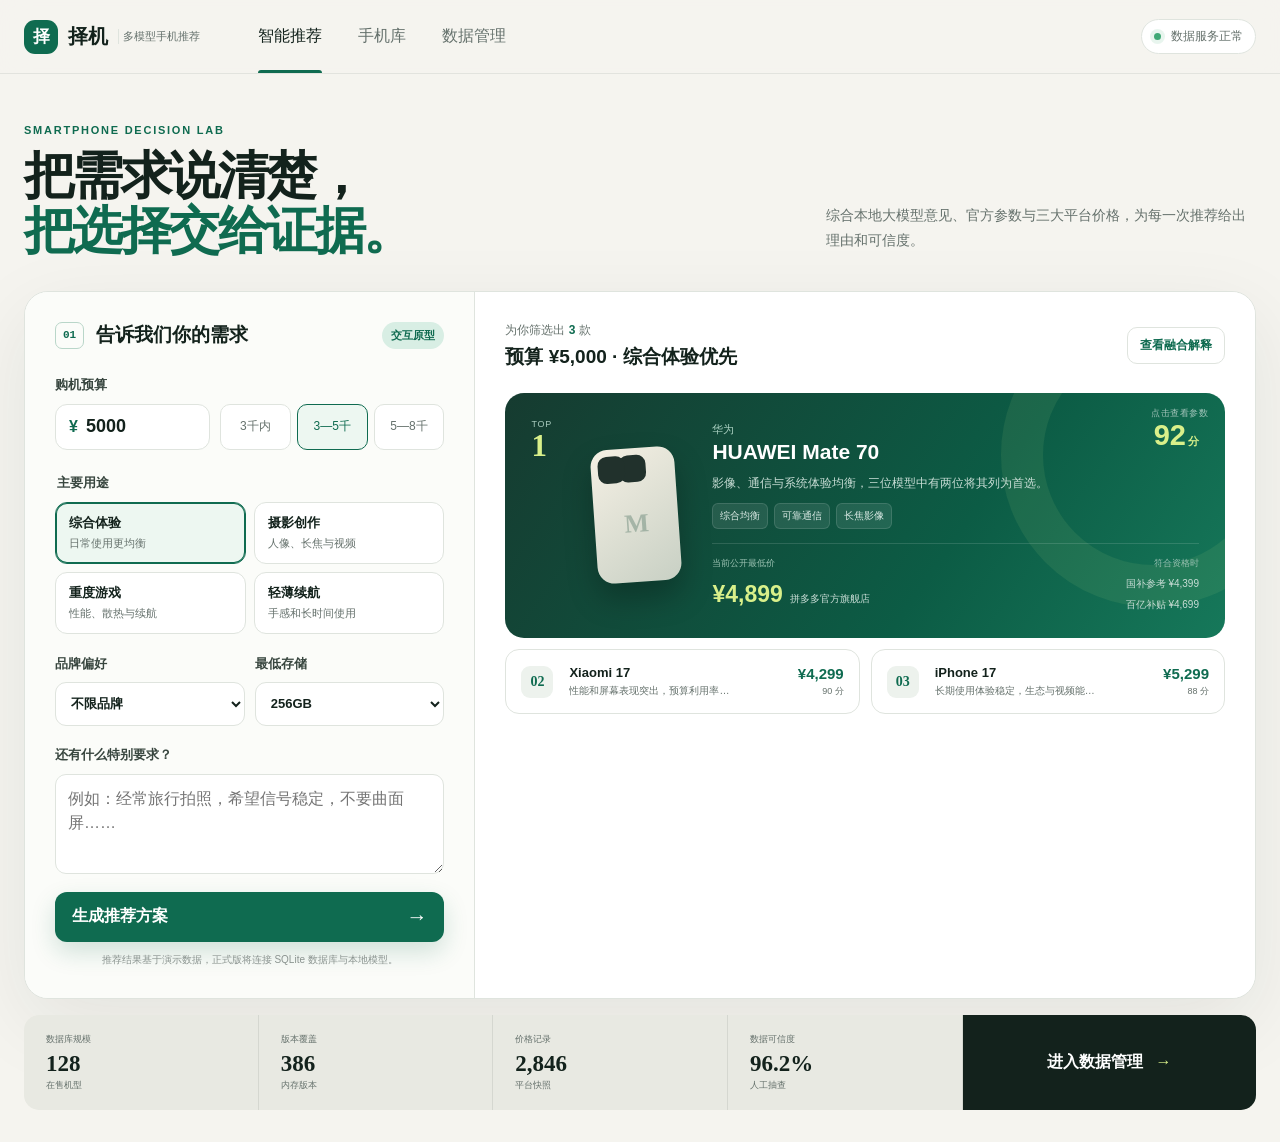
<file: outputs/phone-recommender-prototype/index.html>
<!doctype html>
<html lang="zh-CN">
  <head>
    <meta charset="UTF-8" />
    <meta name="viewport" content="width=device-width, initial-scale=1.0" />
    <meta name="description" content="基于多模型融合的手机购买推荐系统页面原型" />
    <title>择机 · 手机购买推荐</title>
    <link rel="stylesheet" href="styles.css" />
  </head>
  <body>
    <header class="topbar">
      <a class="brand" href="#" aria-label="择机首页">
        <span class="brand-mark">择</span>
        <span>择机</span>
        <small>多模型手机推荐</small>
      </a>
      <nav class="nav" aria-label="主导航">
        <button class="nav-item active" data-page="推荐">智能推荐</button>
        <button class="nav-item" data-page="手机库">手机库</button>
        <button class="nav-item" data-page="数据管理">数据管理</button>
      </nav>
      <div class="status-pill"><i></i> 数据服务正常</div>
    </header>

    <main class="shell">
      <section class="intro">
        <div>
          <p class="eyebrow">SMARTPHONE DECISION LAB</p>
          <h1>把需求说清楚，<br /><span>把选择交给证据。</span></h1>
        </div>
        <p class="intro-copy">综合本地大模型意见、官方参数与三大平台价格，为每一次推荐给出理由和可信度。</p>
      </section>

      <section class="workspace">
        <form class="query-panel" id="recommend-form">
          <div class="panel-heading">
            <div>
              <span class="step">01</span>
              <h2>告诉我们你的需求</h2>
            </div>
            <span class="demo-badge">交互原型</span>
          </div>

          <label class="field-label" for="budget">购机预算</label>
          <div class="budget-row">
            <div class="money-input"><span>¥</span><input id="budget" type="number" value="5000" min="800" max="15000" /></div>
            <div class="quick-options" aria-label="常用预算">
              <button type="button" data-budget="3000">3千内</button>
              <button type="button" data-budget="5000" class="selected">3—5千</button>
              <button type="button" data-budget="8000">5—8千</button>
            </div>
          </div>

          <fieldset>
            <legend>主要用途</legend>
            <div class="choice-grid" id="usage-options">
              <label><input type="radio" name="usage" value="综合体验" checked /><span><b>综合体验</b><small>日常使用更均衡</small></span></label>
              <label><input type="radio" name="usage" value="摄影创作" /><span><b>摄影创作</b><small>人像、长焦与视频</small></span></label>
              <label><input type="radio" name="usage" value="重度游戏" /><span><b>重度游戏</b><small>性能、散热与续航</small></span></label>
              <label><input type="radio" name="usage" value="轻薄续航" /><span><b>轻薄续航</b><small>手感和长时间使用</small></span></label>
            </div>
          </fieldset>

          <div class="two-fields">
            <label>品牌偏好<select id="brand-select"><option>不限品牌</option><option>华为</option><option>小米</option><option>Apple</option><option>vivo</option><option>OPPO</option></select></label>
            <label>最低存储<select id="storage-select"><option>256GB</option><option>512GB</option><option>1TB</option></select></label>
          </div>

          <label class="field-label" for="details">还有什么特别要求？</label>
          <textarea id="details" rows="3" placeholder="例如：经常旅行拍照，希望信号稳定，不要曲面屏……"></textarea>

          <button class="primary-button" type="submit"><span>生成推荐方案</span><b>→</b></button>
          <p class="form-note">推荐结果基于演示数据，正式版将连接 SQLite 数据库与本地模型。</p>
        </form>

        <section class="result-panel" aria-live="polite">
          <div class="result-head">
            <div>
              <p>为你筛选出 <strong id="match-count">3</strong> 款</p>
              <h2 id="result-title">预算 ¥5,000 · 综合体验优先</h2>
            </div>
            <button class="ghost-button" id="explain-button">查看融合解释</button>
          </div>

          <article class="hero-result clickable-card" id="hero-result" role="button" tabindex="0" aria-label="查看第一名手机基本参数">
            <div class="rank">TOP<br /><strong>1</strong></div>
            <div class="phone-token" aria-hidden="true"><span id="hero-token">M</span></div>
            <div class="hero-copy">
              <div class="title-line"><div><span id="hero-brand">华为</span><h3 id="hero-name">HUAWEI Mate 70</h3></div><strong id="hero-score">92<span>分</span></strong></div>
              <p id="hero-reason">影像、通信与系统体验均衡，三位模型中有两位将其列为首选。</p>
              <div class="tags" id="hero-tags"><span>综合均衡</span><span>可靠通信</span><span>长焦影像</span></div>
              <div class="price-box">
                <div><small>当前公开最低价</small><b id="hero-price">¥4,899</b><span id="hero-platform">拼多多官方旗舰店</span></div>
                <div class="conditional"><small>符合资格时</small><span id="hero-gov">国补参考 ¥4,399</span><span id="hero-subsidy">百亿补贴 ¥4,699</span></div>
              </div>
            </div>
          </article>

          <div class="secondary-results" id="secondary-results"></div>

          <div class="evidence-drawer" id="evidence-drawer" hidden>
            <div class="drawer-title"><b>多模型融合依据</b><span>数据更新：2026-09-02</span></div>
            <div class="model-row"><span>Qwen 本地模型</span><i><em style="width: 94%"></em></i><b>94</b></div>
            <div class="model-row"><span>DeepSeek 本地模型</span><i><em style="width: 89%"></em></i><b>89</b></div>
            <div class="model-row"><span>Llama 本地模型</span><i><em style="width: 86%"></em></i><b>86</b></div>
            <p>最终分数 = 需求匹配 35% + 模型共识 25% + 数据可信度 20% + 性价比 15% + 时效性 5%</p>
          </div>
        </section>
      </section>

      <section class="data-strip">
        <div><span>数据库规模</span><strong>128</strong><small>在售机型</small></div>
        <div><span>版本覆盖</span><strong>386</strong><small>内存版本</small></div>
        <div><span>价格记录</span><strong>2,846</strong><small>平台快照</small></div>
        <div><span>数据可信度</span><strong>96.2%</strong><small>人工抽查</small></div>
        <button id="manage-button">进入数据管理 <span>→</span></button>
      </section>
    </main>

    <div class="spec-modal" id="spec-modal" hidden>
      <div class="modal-backdrop" data-close-modal></div>
      <section class="spec-dialog" role="dialog" aria-modal="true" aria-labelledby="spec-name">
        <button class="modal-close" type="button" data-close-modal aria-label="关闭参数信息">×</button>
        <div class="spec-heading">
          <div class="spec-token" id="spec-token">M</div>
          <div><span id="spec-brand">华为</span><h2 id="spec-name">HUAWEI Mate 70</h2><p>基础参数速览 · 演示数据</p></div>
        </div>
        <div class="spec-grid">
          <div><small>处理器 CPU</small><strong id="spec-cpu">麒麟系列处理器</strong></div>
          <div><small>后置主摄</small><strong id="spec-camera">5000 万像素</strong></div>
          <div><small>屏幕尺寸</small><strong id="spec-screen">6.7 英寸</strong></div>
          <div><small>屏幕刷新率</small><strong id="spec-refresh">120 Hz</strong></div>
          <div><small>电池容量</small><strong id="spec-battery">5300 mAh</strong></div>
          <div><small>机身重量</small><strong id="spec-weight">约 203 g</strong></div>
        </div>
        <div class="spec-foot"><span>数据来源</span><b>品牌官网规格页</b><small>正式版将显示来源链接与采集时间</small></div>
      </section>
    </div>
    <div class="toast" id="toast" role="status"></div>
    <script src="app.js"></script>
  </body>
</html>
</file>
<file: outputs/phone-recommender-prototype/styles.css>
:root {
  --ink: #13221c;
  --muted: #65716c;
  --paper: #f5f4ef;
  --surface: #ffffff;
  --line: #dfe4de;
  --green: #0f6b50;
  --green-deep: #084a37;
  --mint: #d8eee4;
  --lime: #d9f08a;
  --orange: #f3a35c;
  --shadow: 0 24px 80px rgba(20, 42, 32, .08);
}

* { box-sizing: border-box; }
body { margin: 0; background: var(--paper); color: var(--ink); font-family: Inter, "PingFang SC", "Microsoft YaHei", sans-serif; }
button, input, select, textarea { font: inherit; }
button { cursor: pointer; }

.topbar { height: 74px; padding: 0 max(24px, calc((100vw - 1380px) / 2)); display: flex; align-items: center; gap: 42px; background: rgba(245,244,239,.92); border-bottom: 1px solid rgba(19,34,28,.08); position: sticky; top: 0; z-index: 20; backdrop-filter: blur(14px); }
.brand { display: flex; align-items: center; gap: 10px; text-decoration: none; color: var(--ink); font-weight: 800; font-size: 20px; white-space: nowrap; }
.brand-mark { width: 34px; height: 34px; display: grid; place-items: center; border-radius: 11px; background: var(--green); color: white; font-size: 17px; }
.brand small { font-size: 11px; color: var(--muted); font-weight: 500; padding-left: 4px; border-left: 1px solid var(--line); }
.nav { display: flex; height: 100%; align-items: center; gap: 4px; }
.nav-item { height: 100%; border: 0; background: transparent; padding: 0 16px; color: var(--muted); position: relative; }
.nav-item:hover, .nav-item.active { color: var(--ink); }
.nav-item.active::after { content: ""; position: absolute; height: 3px; border-radius: 3px 3px 0 0; background: var(--green); left: 16px; right: 16px; bottom: 0; }
.status-pill { margin-left: auto; background: white; border: 1px solid var(--line); border-radius: 999px; padding: 8px 12px; font-size: 12px; color: var(--muted); }
.status-pill i { display: inline-block; width: 7px; height: 7px; background: #40a976; border-radius: 50%; margin-right: 7px; box-shadow: 0 0 0 4px rgba(64,169,118,.12); }

.shell { max-width: 1380px; margin: 0 auto; padding: 50px 24px 32px; }
.intro { display: flex; align-items: flex-end; justify-content: space-between; margin-bottom: 32px; gap: 40px; }
.eyebrow { color: var(--green); font-weight: 800; font-size: 11px; letter-spacing: .16em; margin: 0 0 12px; }
.intro h1 { margin: 0; font-family: Georgia, "Songti SC", serif; font-size: clamp(38px, 4vw, 58px); letter-spacing: -.05em; line-height: 1.08; font-weight: 600; }
.intro h1 span { color: var(--green); }
.intro-copy { max-width: 430px; margin: 0 0 5px; color: var(--muted); line-height: 1.8; font-size: 14px; }

.workspace { display: grid; grid-template-columns: minmax(340px, .78fr) minmax(560px, 1.35fr); background: var(--surface); border: 1px solid var(--line); border-radius: 24px; overflow: hidden; box-shadow: var(--shadow); }
.query-panel { padding: 30px; border-right: 1px solid var(--line); background: #fbfcf9; }
.panel-heading, .result-head, .title-line, .drawer-title { display: flex; justify-content: space-between; align-items: center; }
.panel-heading { margin-bottom: 27px; }
.panel-heading > div { display: flex; align-items: center; gap: 12px; }
.panel-heading h2, .result-head h2 { margin: 0; font-size: 19px; }
.step { font: 800 11px/1 monospace; color: var(--green); border: 1px solid #b9d6c9; border-radius: 7px; padding: 7px; }
.demo-badge { color: var(--green); background: var(--mint); border-radius: 999px; padding: 6px 9px; font-size: 11px; font-weight: 700; }
.field-label, fieldset legend, .two-fields label { display: block; color: #38463f; font-size: 13px; font-weight: 700; margin-bottom: 10px; }
.budget-row { display: grid; grid-template-columns: 155px 1fr; gap: 10px; margin-bottom: 24px; }
.money-input { border: 1px solid var(--line); background: white; border-radius: 12px; display: flex; align-items: center; padding: 0 13px; }
.money-input span { color: var(--green); font-weight: 800; }
.money-input input { width: 100%; height: 44px; border: 0; outline: 0; padding: 0 8px; font-weight: 800; font-size: 18px; color: var(--ink); }
.quick-options { display: flex; gap: 6px; }
.quick-options button { flex: 1; border: 1px solid var(--line); color: var(--muted); background: white; border-radius: 10px; font-size: 12px; }
.quick-options button:hover, .quick-options .selected { border-color: var(--green); color: var(--green); background: #edf7f1; }
fieldset { border: 0; margin: 0 0 21px; padding: 0; }
.choice-grid { display: grid; grid-template-columns: 1fr 1fr; gap: 8px; }
.choice-grid label { position: relative; }
.choice-grid input { position: absolute; opacity: 0; }
.choice-grid span { display: flex; min-height: 62px; justify-content: center; flex-direction: column; padding: 11px 13px; border: 1px solid var(--line); border-radius: 12px; background: white; transition: .18s ease; }
.choice-grid b { font-size: 13px; }
.choice-grid small { color: var(--muted); margin-top: 4px; font-size: 11px; }
.choice-grid input:checked + span { border-color: var(--green); background: #edf7f1; box-shadow: inset 0 0 0 1px var(--green); }
.two-fields { display: grid; grid-template-columns: 1fr 1fr; gap: 10px; margin-bottom: 20px; }
.two-fields label { margin: 0; }
select, textarea { width: 100%; border: 1px solid var(--line); color: var(--ink); background: white; border-radius: 11px; outline: none; }
select { height: 44px; padding: 0 11px; margin-top: 9px; }
textarea { padding: 12px; resize: vertical; line-height: 1.55; }
select:focus, textarea:focus, .money-input:focus-within { border-color: var(--green); box-shadow: 0 0 0 3px rgba(15,107,80,.09); }
.primary-button { width: 100%; height: 50px; border: 0; border-radius: 12px; background: var(--green); color: white; margin-top: 14px; padding: 0 17px; display: flex; align-items: center; justify-content: space-between; font-weight: 800; box-shadow: 0 10px 24px rgba(15,107,80,.18); }
.primary-button:hover { background: var(--green-deep); transform: translateY(-1px); }
.primary-button b { font-size: 21px; font-weight: 400; }
.form-note { color: #8a938f; font-size: 10px; line-height: 1.6; text-align: center; margin: 10px 5px 0; }

.result-panel { padding: 30px; background: white; }
.result-head p { margin: 0 0 5px; color: var(--muted); font-size: 12px; }
.result-head p strong { color: var(--green); }
.ghost-button { border: 1px solid var(--line); color: var(--green); background: white; border-radius: 10px; padding: 9px 12px; font-size: 12px; font-weight: 700; }
.ghost-button:hover { background: #f2f8f4; }
.hero-result { margin-top: 23px; min-height: 244px; padding: 26px; color: white; background: linear-gradient(125deg, #163b30 0%, #0c5c45 62%, #16785a 100%); border-radius: 19px; display: grid; grid-template-columns: 45px 100px 1fr; gap: 18px; position: relative; overflow: hidden; }
.clickable-card { cursor: pointer; transition: transform .18s ease, box-shadow .18s ease; }
.clickable-card:hover { transform: translateY(-2px); box-shadow: 0 18px 42px rgba(12, 75, 55, .18); }
.clickable-card:focus-visible { outline: 3px solid var(--lime); outline-offset: 3px; }
.clickable-card::before { content: "点击查看参数"; position: absolute; z-index: 4; top: 14px; right: 17px; color: rgba(255,255,255,.62); font-size: 9px; letter-spacing: .05em; }
.hero-result::after { content: ""; position: absolute; width: 220px; height: 220px; border-radius: 50%; border: 42px solid rgba(217,240,138,.08); right: -80px; top: -90px; }
.rank { color: #a8cabd; font-size: 9px; line-height: 1.3; letter-spacing: .08em; }
.rank strong { color: var(--lime); font: 800 31px/1 Georgia, serif; }
.phone-token { align-self: center; width: 84px; height: 134px; border-radius: 17px; background: linear-gradient(145deg, #f5f0e4, #c8d0c4); padding: 7px; box-shadow: 0 16px 30px rgba(0,0,0,.25); transform: rotate(-4deg); }
.phone-token::before { content: ""; display: block; width: 27px; height: 27px; background: #21312c; border-radius: 9px; box-shadow: 21px 0 0 #21312c; }
.phone-token span { display: grid; place-items: center; height: 83px; color: rgba(15,65,48,.27); font: 700 26px Georgia, serif; }
.hero-copy { position: relative; z-index: 2; }
.title-line { align-items: flex-start; }
.title-line > div > span { color: #aad0c1; font-size: 11px; }
.title-line h3 { margin: 3px 0 0; font-size: 21px; }
.title-line > strong { color: var(--lime); font-size: 29px; }
.title-line > strong span { font-size: 11px; margin-left: 2px; }
.hero-copy > p { color: #c8ddd5; margin: 10px 0; font-size: 12px; line-height: 1.65; }
.tags { display: flex; flex-wrap: wrap; gap: 6px; }
.tags span { background: rgba(255,255,255,.09); border: 1px solid rgba(255,255,255,.12); border-radius: 6px; padding: 5px 7px; color: #dcebe6; font-size: 10px; }
.price-box { margin-top: 14px; padding-top: 13px; border-top: 1px solid rgba(255,255,255,.13); display: flex; justify-content: space-between; gap: 14px; }
.price-box > div { display: flex; flex-wrap: wrap; align-items: baseline; gap: 7px; }
.price-box small { width: 100%; color: #9cc2b3; font-size: 9px; }
.price-box b { color: var(--lime); font-size: 23px; }
.price-box span { color: #c9ddd6; font-size: 10px; }
.price-box .conditional { justify-content: flex-end; text-align: right; max-width: 190px; }
.price-box .conditional span { display: block; width: 100%; }
.secondary-results { display: grid; grid-template-columns: 1fr 1fr; gap: 11px; margin-top: 11px; }
.secondary-card { border: 1px solid var(--line); border-radius: 14px; padding: 15px; display: grid; grid-template-columns: 38px 1fr auto; gap: 10px; align-items: center; }
.secondary-card.clickable-card::before { content: ""; }
.secondary-card.clickable-card:hover { border-color: #a8cabc; box-shadow: 0 10px 26px rgba(20, 42, 32, .08); }
.secondary-card .number { width: 32px; height: 32px; display: grid; place-items: center; border-radius: 9px; background: #edf2ed; color: var(--green); font: 700 14px Georgia, serif; }
.secondary-card h4 { margin: 0 0 4px; font-size: 13px; }
.secondary-card p { margin: 0; color: var(--muted); font-size: 10px; white-space: nowrap; overflow: hidden; text-overflow: ellipsis; max-width: 165px; }
.secondary-card > b { color: var(--green); font-size: 15px; white-space: nowrap; }
.secondary-card > b small { display: block; color: var(--muted); font-weight: 500; font-size: 9px; text-align: right; margin-top: 3px; }
.evidence-drawer { margin-top: 12px; border: 1px solid var(--line); background: #f8faf7; border-radius: 14px; padding: 15px; animation: rise .22s ease; }
.drawer-title { font-size: 12px; margin-bottom: 11px; }
.drawer-title span { color: var(--muted); font-size: 9px; }
.model-row { display: grid; grid-template-columns: 130px 1fr 24px; align-items: center; gap: 9px; font-size: 10px; margin: 7px 0; }
.model-row i { height: 5px; border-radius: 10px; overflow: hidden; background: #e1e7e2; }
.model-row em { display: block; height: 100%; background: var(--green); border-radius: inherit; }
.model-row b { color: var(--green); }
.evidence-drawer > p { margin: 10px 0 0; color: var(--muted); font-size: 9px; }

.data-strip { margin-top: 16px; display: grid; grid-template-columns: repeat(4, 1fr) 1.25fr; background: #e8e9e2; border-radius: 15px; overflow: hidden; }
.data-strip > div { padding: 18px 22px; border-right: 1px solid rgba(19,34,28,.09); }
.data-strip span, .data-strip small { display: block; color: var(--muted); font-size: 9px; }
.data-strip strong { display: block; margin: 5px 0 2px; font: 700 23px Georgia, serif; }
.data-strip button { border: 0; background: var(--ink); color: white; font-weight: 700; }
.data-strip button:hover { background: var(--green-deep); }
.data-strip button span { display: inline; color: var(--lime); margin-left: 8px; font-size: 16px; }
.toast { position: fixed; left: 50%; bottom: 30px; transform: translate(-50%, 30px); background: var(--ink); color: white; border-radius: 10px; padding: 11px 16px; font-size: 12px; opacity: 0; pointer-events: none; transition: .25s ease; box-shadow: var(--shadow); z-index: 50; }
.toast.show { opacity: 1; transform: translate(-50%, 0); }
.spec-modal[hidden] { display: none; }
.spec-modal { position: fixed; inset: 0; z-index: 60; display: grid; place-items: center; padding: 20px; }
.modal-backdrop { position: absolute; inset: 0; background: rgba(9, 22, 16, .62); backdrop-filter: blur(5px); animation: fade .2s ease; }
.spec-dialog { position: relative; width: min(610px, 100%); background: #fbfcf9; border: 1px solid rgba(255,255,255,.5); border-radius: 22px; box-shadow: 0 34px 100px rgba(0,0,0,.28); padding: 28px; animation: modalUp .24s ease; }
.modal-close { position: absolute; top: 15px; right: 15px; width: 34px; height: 34px; border: 1px solid var(--line); border-radius: 50%; background: white; color: var(--muted); font-size: 22px; line-height: 1; }
.modal-close:hover { color: var(--ink); border-color: #b9c5be; }
.spec-heading { display: flex; align-items: center; gap: 15px; padding-right: 35px; }
.spec-token { width: 56px; height: 56px; display: grid; place-items: center; border-radius: 17px; color: white; background: linear-gradient(145deg, var(--green), var(--green-deep)); font: 700 23px Georgia, serif; box-shadow: 0 10px 24px rgba(15,107,80,.2); }
.spec-heading span { color: var(--green); font-size: 11px; font-weight: 800; }
.spec-heading h2 { margin: 3px 0; font-size: 22px; }
.spec-heading p { margin: 0; color: var(--muted); font-size: 10px; }
.spec-grid { display: grid; grid-template-columns: repeat(2, 1fr); gap: 10px; margin-top: 23px; }
.spec-grid > div { padding: 15px; border: 1px solid var(--line); border-radius: 13px; background: white; }
.spec-grid small { display: block; color: var(--muted); font-size: 10px; margin-bottom: 7px; }
.spec-grid strong { font-size: 14px; }
.spec-foot { display: flex; align-items: center; gap: 8px; padding: 13px 15px; margin-top: 11px; border-radius: 12px; background: var(--mint); font-size: 10px; }
.spec-foot span { color: var(--muted); }
.spec-foot b { color: var(--green); }
.spec-foot small { margin-left: auto; color: var(--muted); }
body.modal-open { overflow: hidden; }
@keyframes fade { from { opacity: 0; } }
@keyframes modalUp { from { opacity: 0; transform: translateY(12px) scale(.98); } }
@keyframes rise { from { opacity: 0; transform: translateY(-6px); } }

@media (max-width: 980px) {
  .nav { display: none; }
  .intro { align-items: flex-start; flex-direction: column; gap: 16px; }
  .workspace { grid-template-columns: 1fr; }
  .query-panel { border-right: 0; border-bottom: 1px solid var(--line); }
  .data-strip { grid-template-columns: repeat(2, 1fr); }
  .data-strip button { min-height: 74px; grid-column: span 2; }
}

@media (max-width: 620px) {
  .topbar { padding: 0 16px; }
  .status-pill, .brand small { display: none; }
  .shell { padding: 28px 12px 20px; }
  .intro h1 { font-size: 38px; }
  .workspace { border-radius: 18px; }
  .query-panel, .result-panel { padding: 20px; }
  .budget-row, .two-fields { grid-template-columns: 1fr; }
  .quick-options { height: 40px; }
  .hero-result { grid-template-columns: 34px 1fr; padding: 20px; }
  .phone-token { display: none; }
  .title-line h3 { font-size: 18px; }
  .price-box { flex-direction: column; }
  .price-box .conditional { text-align: left; justify-content: flex-start; }
  .secondary-results { grid-template-columns: 1fr; }
  .spec-dialog { padding: 22px; }
  .spec-grid { grid-template-columns: 1fr; max-height: 52vh; overflow: auto; }
  .spec-foot { align-items: flex-start; flex-wrap: wrap; }
  .spec-foot small { width: 100%; margin-left: 0; }
  .data-strip { grid-template-columns: 1fr 1fr; }
  .data-strip > div { padding: 15px; }
}
</file>
